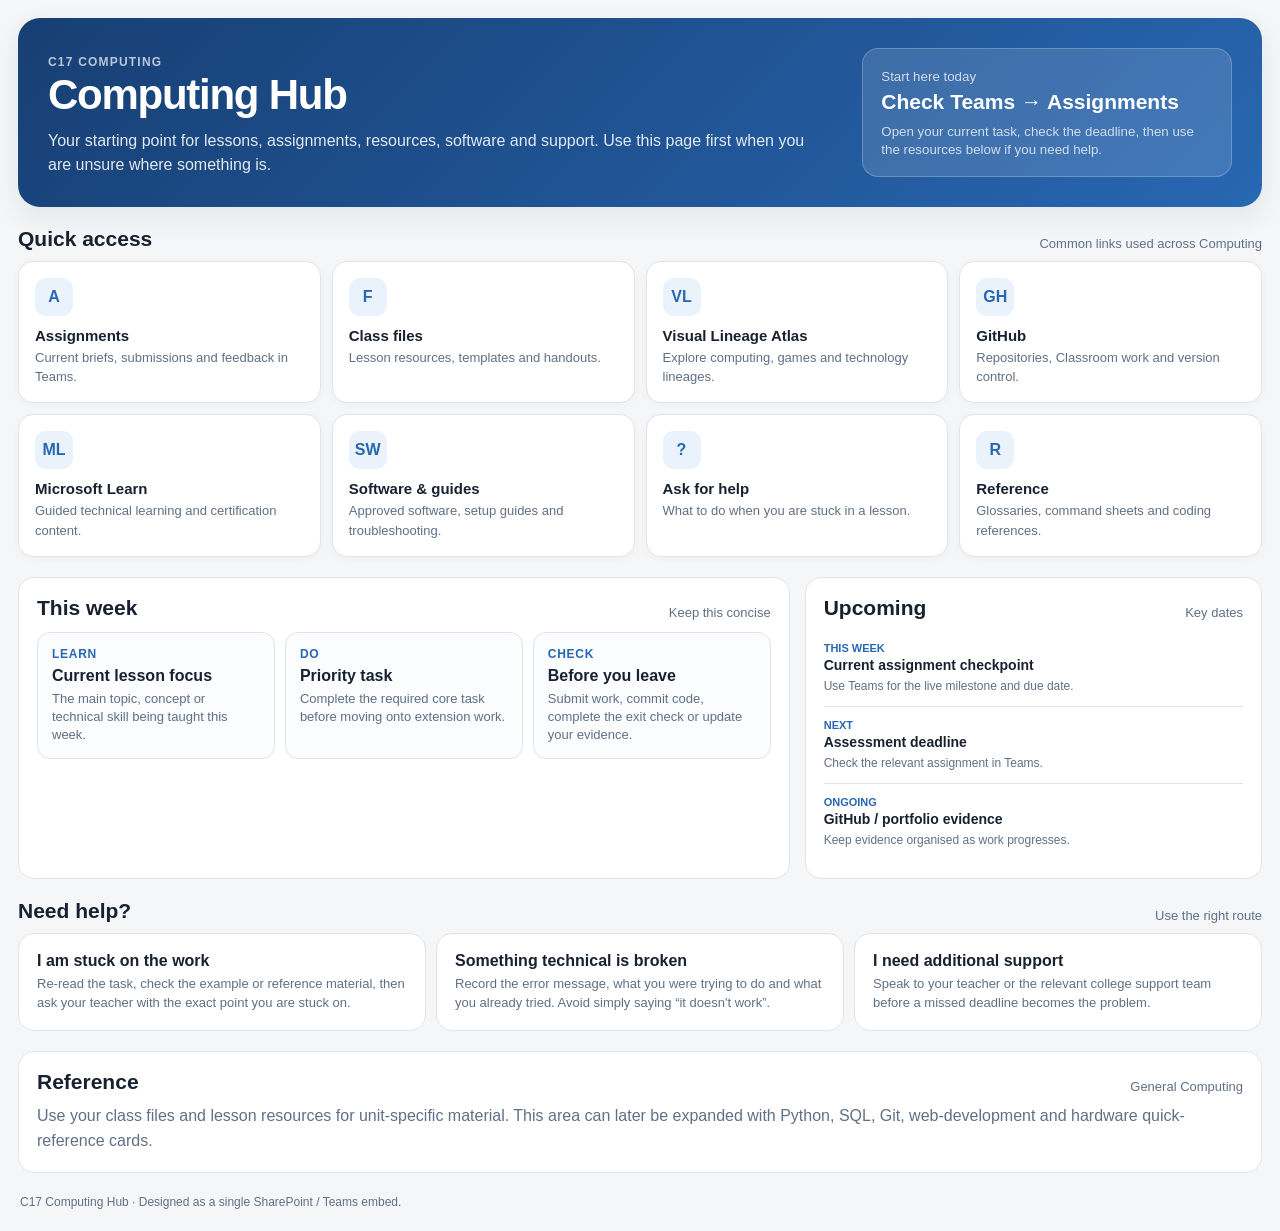
<file: c17-computing-home.html>
<!doctype html>
<html lang="en">
<head>
<meta charset="utf-8">
<meta name="viewport" content="width=device-width,initial-scale=1">
<title>C17 Computing Hub</title>
<style>
:root{--bg:#f4f6f8;--panel:#fff;--ink:#18212f;--muted:#607085;--line:#dfe5eb;--brand:#173f73;--brand2:#2867b2;--soft:#eaf2fb;--shadow:0 10px 30px rgba(26,45,70,.08)}*{box-sizing:border-box}html{font-family:"Segoe UI",Arial,sans-serif;background:var(--bg);color:var(--ink)}body{margin:0}.shell{max-width:1320px;margin:auto;padding:18px}.hero{border-radius:22px;padding:30px;color:#fff;background:linear-gradient(135deg,var(--brand),var(--brand2));box-shadow:var(--shadow);display:grid;grid-template-columns:1.5fr .7fr;gap:22px;align-items:end}.eyebrow{margin:0 0 8px;font-size:12px;font-weight:800;letter-spacing:.1em;text-transform:uppercase;opacity:.8}h1{margin:0 0 10px;font-size:42px;letter-spacing:-.03em}.hero p{margin:0;max-width:760px;line-height:1.5;color:rgba(255,255,255,.88)}.start{background:rgba(255,255,255,.13);border:1px solid rgba(255,255,255,.22);border-radius:16px;padding:18px}.start small{opacity:.76}.start strong{display:block;font-size:21px;margin:5px 0 8px}.section{margin-top:20px}.head{display:flex;justify-content:space-between;gap:14px;align-items:end;margin-bottom:10px}.head h2{margin:0;font-size:21px}.head span{font-size:13px;color:var(--muted)}.grid{display:grid;grid-template-columns:repeat(4,minmax(0,1fr));gap:11px}.card{display:block;background:var(--panel);border:1px solid var(--line);border-radius:15px;padding:16px;min-height:108px;color:inherit;text-decoration:none;box-shadow:0 2px 10px rgba(20,35,55,.03);transition:.15s}.card:hover{transform:translateY(-2px);box-shadow:var(--shadow);border-color:#b9cae0}.icon{width:38px;height:38px;border-radius:11px;background:var(--soft);color:var(--brand2);display:grid;place-items:center;font-weight:800;margin-bottom:11px}.card strong{display:block;font-size:15px;margin-bottom:4px}.card span{font-size:13px;line-height:1.4;color:var(--muted)}.cols{display:grid;grid-template-columns:1.35fr .8fr;gap:15px}.panel{background:var(--panel);border:1px solid var(--line);border-radius:16px;padding:18px}.week{display:grid;grid-template-columns:repeat(3,1fr);gap:10px;margin-top:12px}.mini{background:#fafcfe;border:1px solid var(--line);border-radius:13px;padding:14px}.mini b{display:block;font-size:12px;text-transform:uppercase;letter-spacing:.06em;color:var(--brand2);margin-bottom:6px}.mini strong{display:block;margin-bottom:5px}.mini p{margin:0;font-size:13px;line-height:1.4;color:var(--muted)}.upcoming{display:grid;gap:0;margin-top:8px}.row{padding:12px 0;border-top:1px solid var(--line)}.row:first-child{border-top:0}.row small{display:block;font-size:11px;font-weight:800;color:var(--brand2);margin-bottom:3px}.row strong{display:block;font-size:14px;margin-bottom:3px}.row span{font-size:12px;color:var(--muted)}.support{display:grid;grid-template-columns:repeat(3,1fr);gap:10px}.support .panel strong{display:block;margin-bottom:5px}.support .panel p{margin:0;font-size:13px;color:var(--muted);line-height:1.45}footer{padding:22px 2px 4px;color:var(--muted);font-size:12px}@media(max-width:950px){.hero,.cols{grid-template-columns:1fr}.grid{grid-template-columns:repeat(2,1fr)}.week{grid-template-columns:1fr}}@media(max-width:600px){.shell{padding:10px}.hero{padding:22px}h1{font-size:33px}.grid,.support{grid-template-columns:1fr}}
</style>
</head>
<body>
<div class="shell">
<header class="hero">
<div><p class="eyebrow">C17 Computing</p><h1>Computing Hub</h1><p>Your starting point for lessons, assignments, resources, software and support. Use this page first when you are unsure where something is.</p></div>
<div class="start"><small>Start here today</small><strong>Check Teams → Assignments</strong><small>Open your current task, check the deadline, then use the resources below if you need help.</small></div>
</header>
<section class="section"><div class="head"><h2>Quick access</h2><span>Common links used across Computing</span></div><div class="grid">
<a class="card" href="https://teams.microsoft.com/" target="_blank" rel="noopener"><div class="icon">A</div><strong>Assignments</strong><span>Current briefs, submissions and feedback in Teams.</span></a>
<a class="card" href="https://teams.microsoft.com/" target="_blank" rel="noopener"><div class="icon">F</div><strong>Class files</strong><span>Lesson resources, templates and handouts.</span></a>
<a class="card" href="./atlas.html" target="_blank" rel="noopener"><div class="icon">VL</div><strong>Visual Lineage Atlas</strong><span>Explore computing, games and technology lineages.</span></a>
<a class="card" href="https://github.com/" target="_blank" rel="noopener"><div class="icon">GH</div><strong>GitHub</strong><span>Repositories, Classroom work and version control.</span></a>
<a class="card" href="https://learn.microsoft.com/training/" target="_blank" rel="noopener"><div class="icon">ML</div><strong>Microsoft Learn</strong><span>Guided technical learning and certification content.</span></a>
<a class="card" href="https://teams.microsoft.com/" target="_blank" rel="noopener"><div class="icon">SW</div><strong>Software & guides</strong><span>Approved software, setup guides and troubleshooting.</span></a>
<a class="card" href="#help"><div class="icon">?</div><strong>Ask for help</strong><span>What to do when you are stuck in a lesson.</span></a>
<a class="card" href="#reference"><div class="icon">R</div><strong>Reference</strong><span>Glossaries, command sheets and coding references.</span></a>
</div></section>
<section class="section cols"><div class="panel"><div class="head"><h2>This week</h2><span>Keep this concise</span></div><div class="week">
<div class="mini"><b>Learn</b><strong>Current lesson focus</strong><p>The main topic, concept or technical skill being taught this week.</p></div>
<div class="mini"><b>Do</b><strong>Priority task</strong><p>Complete the required core task before moving onto extension work.</p></div>
<div class="mini"><b>Check</b><strong>Before you leave</strong><p>Submit work, commit code, complete the exit check or update your evidence.</p></div>
</div></div>
<aside class="panel"><div class="head"><h2>Upcoming</h2><span>Key dates</span></div><div class="upcoming">
<div class="row"><small>THIS WEEK</small><strong>Current assignment checkpoint</strong><span>Use Teams for the live milestone and due date.</span></div>
<div class="row"><small>NEXT</small><strong>Assessment deadline</strong><span>Check the relevant assignment in Teams.</span></div>
<div class="row"><small>ONGOING</small><strong>GitHub / portfolio evidence</strong><span>Keep evidence organised as work progresses.</span></div>
</div></aside></section>
<section class="section" id="help"><div class="head"><h2>Need help?</h2><span>Use the right route</span></div><div class="support">
<div class="panel"><strong>I am stuck on the work</strong><p>Re-read the task, check the example or reference material, then ask your teacher with the exact point you are stuck on.</p></div>
<div class="panel"><strong>Something technical is broken</strong><p>Record the error message, what you were trying to do and what you already tried. Avoid simply saying “it doesn't work”.</p></div>
<div class="panel"><strong>I need additional support</strong><p>Speak to your teacher or the relevant college support team before a missed deadline becomes the problem.</p></div>
</div></section>
<section class="section" id="reference"><div class="panel"><div class="head"><h2>Reference</h2><span>General Computing</span></div><p style="margin:0;color:var(--muted);line-height:1.55">Use your class files and lesson resources for unit-specific material. This area can later be expanded with Python, SQL, Git, web-development and hardware quick-reference cards.</p></div></section>
<footer>C17 Computing Hub · Designed as a single SharePoint / Teams embed.</footer>
</div>
</body>
</html>
</file>
